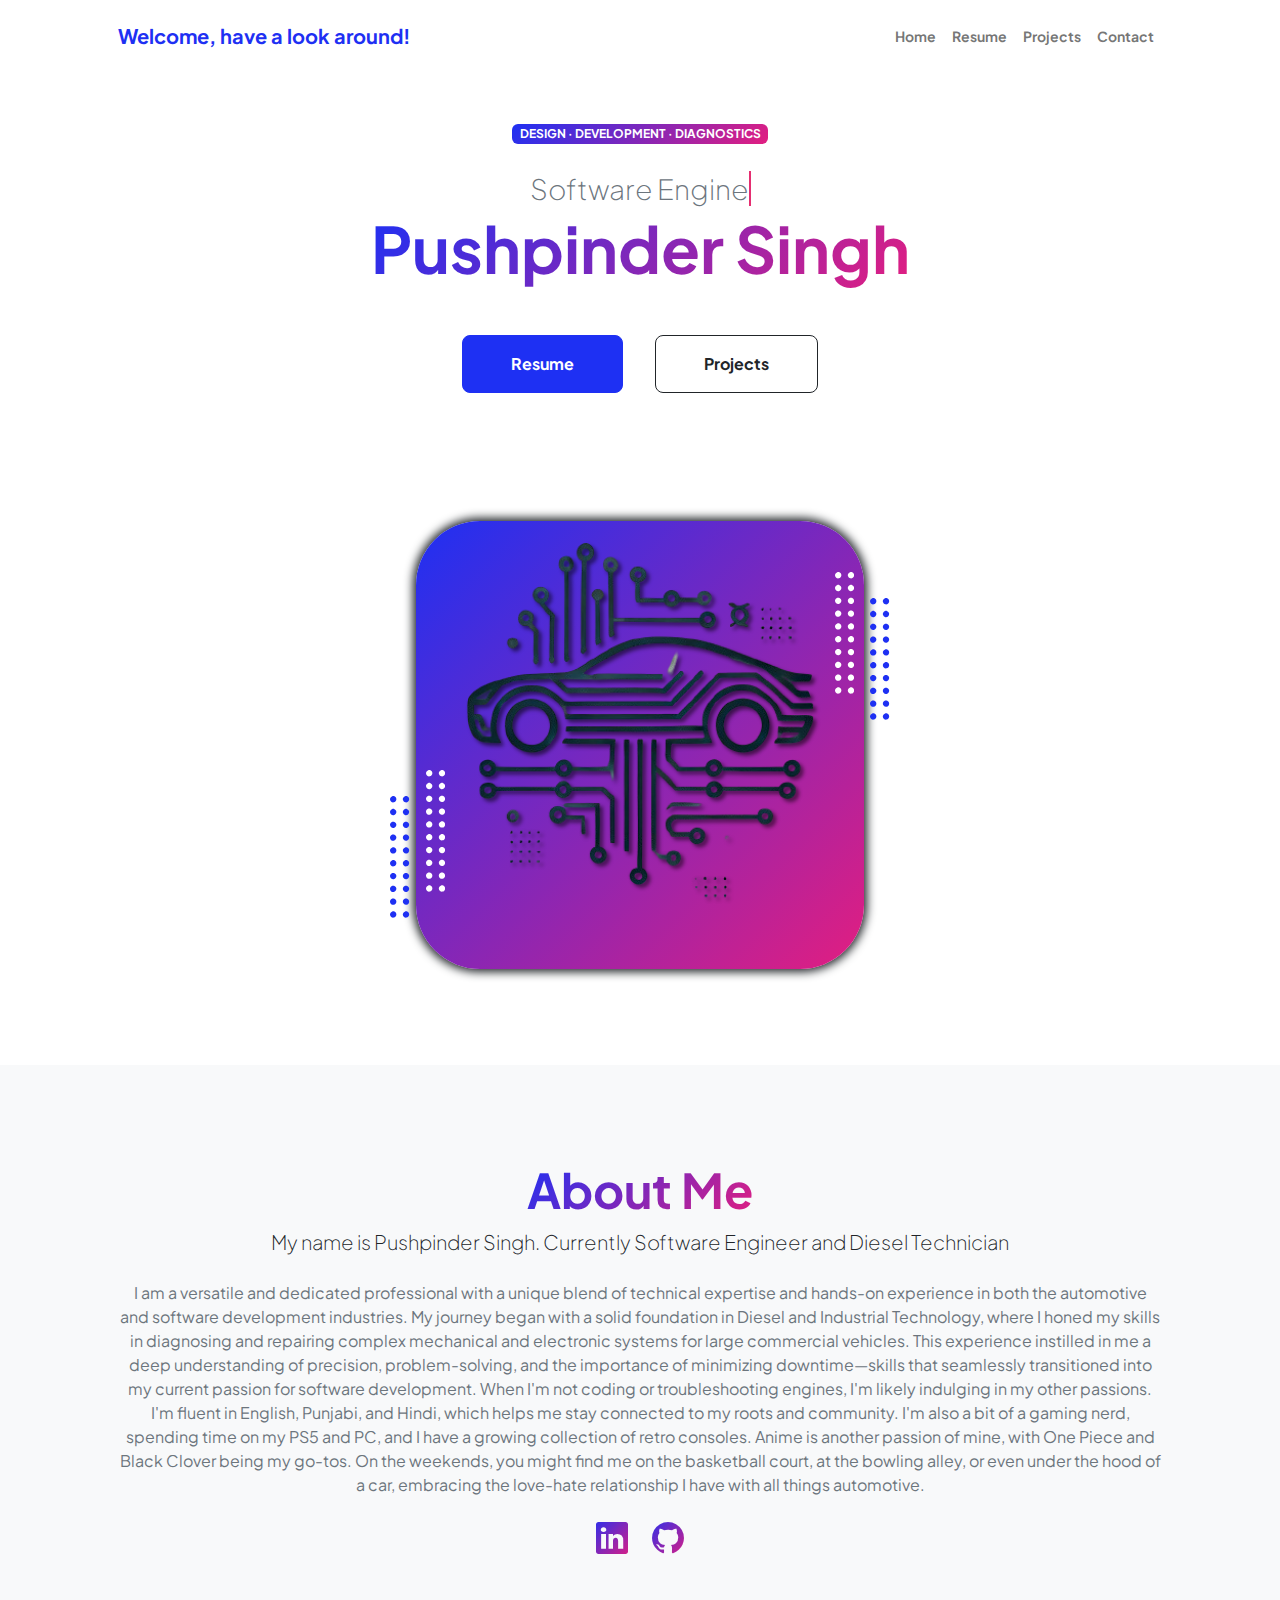
<file: index.html>
<!DOCTYPE html>
<html lang="en">
  <head>
    <meta charset="utf-8" />
    <meta name="viewport" content="width=device-width, initial-scale=1, shrink-to-fit=no" />
    <meta name="description" content="" />
    <meta name="author" content="" />
    <title>Pushpinder Singh Portfolio</title>
    <!-- Favicon-->
    <link rel="icon" type="image/x-icon" href="assets/favicon.ico" />
    <!-- Custom Google font-->
    <link rel="preconnect" href="https://fonts.googleapis.com" />
    <link rel="preconnect" href="https://fonts.gstatic.com" crossorigin />
    <link
      href="https://fonts.googleapis.com/css2?family=Plus+Jakarta+Sans:wght@100;200;300;400;500;600;700;800;900&amp;display=swap"
      rel="stylesheet"
    />
    <!-- Bootstrap icons-->
    <link
      href="https://cdn.jsdelivr.net/npm/bootstrap-icons@1.8.1/font/bootstrap-icons.css"
      rel="stylesheet"
    />
    <!-- Core theme CSS (includes Bootstrap)-->
    <link href="css/styles.css" rel="stylesheet" />
  </head>
  <body class="d-flex flex-column h-100">
    <main class="flex-shrink-0">
      <!-- Navigation-->
      <nav class="navbar navbar-expand-lg navbar-light bg-white py-3">
        <div class="container px-5">
          <a class="navbar-brand" href="index.html"
            ><span class="fw-bolder text-primary">Welcome, have a look around!</span></a
          >
          <button
            class="navbar-toggler"
            type="button"
            data-bs-toggle="collapse"
            data-bs-target="#navbarSupportedContent"
            aria-controls="navbarSupportedContent"
            aria-expanded="false"
            aria-label="Toggle navigation"
          >
            <span class="navbar-toggler-icon"></span>
          </button>
          <div class="collapse navbar-collapse" id="navbarSupportedContent">
            <ul class="navbar-nav ms-auto mb-2 mb-lg-0 small fw-bolder">
              <li class="nav-item"><a class="nav-link" href="index.html">Home</a></li>
              <li class="nav-item"><a class="nav-link" href="resume.html">Resume</a></li>
              <li class="nav-item"><a class="nav-link" href="projects.html">Projects</a></li>
              <li class="nav-item"><a class="nav-link" href="contact.html">Contact</a></li>
            </ul>
          </div>
        </div>
      </nav>
      <!-- Header-->
      <header class="py-5">
        <div class="container px-5 pb-5">
          <div class="row gx-5 align-items-center">
            <div class="col-xxl-5">
              <!-- Header text content-->
              <div class="text-center text-xxl-start">
                <div class="badge bg-gradient-primary-to-secondary text-white mb-4">
                  <div class="text-uppercase">Design &middot; Development &middot; Diagnostics</div>
                </div>
                <div class="fs-3 fw-light text-muted" id="dynamic-div">Software Engineer</div>
                <h1 class="display-3 fw-bolder mb-5">
                  <span class="text-gradient d-inline">Pushpinder Singh</span>
                </h1>
                <div class="d-grid gap-3 d-sm-flex justify-content-sm-center justify-content-xxl-start mb-3">
                  <a class="btn btn-primary btn-lg px-5 py-3 me-sm-3 fs-6 fw-bolder" href="resume.html"
                    >Resume</a
                  >
                  <a class="btn btn-outline-dark btn-lg px-5 py-3 fs-6 fw-bolder" href="projects.html"
                    >Projects</a
                  >
                </div>
              </div>
            </div>
            <div class="col-xxl-7">
              <!-- Header profile picture-->
              <div class="d-flex justify-content-center mt-5 mt-xxl-0">
                <div class="profile bg-gradient-primary-to-secondary">
                  <!-- TIP: For best results, use a photo with a transparent background like the demo example below-->
                  <!-- Watch a tutorial on how to do this on YouTube (link)-->
                  <img class="profile-img" src="assets/PS-logo.png" alt="..." />
                  <div class="dots-1">
                    <!-- SVG Dots-->
                    <svg
                      version="1.1"
                      xmlns="http://www.w3.org/2000/svg"
                      xmlns:xlink="http://www.w3.org/1999/xlink"
                      x="0px"
                      y="0px"
                      viewBox="0 0 191.6 1215.4"
                      style="enable-background: new 0 0 191.6 1215.4"
                      xml:space="preserve"
                    >
                      <g transform="translate(0.000000,1280.000000) scale(0.100000,-0.100000)">
                        <path
                          d="M227.7,12788.6c-105-35-200-141-222-248c-43-206,163-412,369-369c155,32,275,190,260,339c-11,105-90,213-190,262        C383.7,12801.6,289.7,12808.6,227.7,12788.6z"
                        ></path>
                        <path
                          d="M1507.7,12788.6c-151-50-253-216-222-362c25-119,136-230,254-255c194-41,395,142,375,339c-11,105-90,213-190,262        C1663.7,12801.6,1569.7,12808.6,1507.7,12788.6z"
                        ></path>
                        <path
                          d="M227.7,11508.6c-105-35-200-141-222-248c-43-206,163-412,369-369c155,32,275,190,260,339c-11,105-90,213-190,262        C383.7,11521.6,289.7,11528.6,227.7,11508.6z"
                        ></path>
                        <path
                          d="M1507.7,11508.6c-151-50-253-216-222-362c25-119,136-230,254-255c194-41,395,142,375,339c-11,105-90,213-190,262        C1663.7,11521.6,1569.7,11528.6,1507.7,11508.6z"
                        ></path>
                        <path
                          d="M227.7,10228.6c-105-35-200-141-222-248c-43-206,163-412,369-369c155,32,275,190,260,339c-11,105-90,213-190,262        C383.7,10241.6,289.7,10248.6,227.7,10228.6z"
                        ></path>
                        <path
                          d="M1507.7,10228.6c-105-35-200-141-222-248c-43-206,163-412,369-369c155,32,275,190,260,339c-11,105-90,213-190,262        C1663.7,10241.6,1569.7,10248.6,1507.7,10228.6z"
                        ></path>
                        <path
                          d="M227.7,8948.6c-105-35-200-141-222-248c-43-206,163-412,369-369c155,32,275,190,260,339c-11,105-90,213-190,262        C383.7,8961.6,289.7,8968.6,227.7,8948.6z"
                        ></path>
                        <path
                          d="M1507.7,8948.6c-105-35-200-141-222-248c-43-206,163-412,369-369c155,32,275,190,260,339c-11,105-90,213-190,262        C1663.7,8961.6,1569.7,8968.6,1507.7,8948.6z"
                        ></path>
                        <path
                          d="M227.7,7668.6c-105-35-200-141-222-248c-43-206,163-412,369-369c155,32,275,190,260,339c-11,105-90,213-190,262        C383.7,7681.6,289.7,7688.6,227.7,7668.6z"
                        ></path>
                        <path
                          d="M1507.7,7668.6c-105-35-200-141-222-248c-43-206,163-412,369-369c155,32,275,190,260,339c-11,105-90,213-190,262        C1663.7,7681.6,1569.7,7688.6,1507.7,7668.6z"
                        ></path>
                        <path
                          d="M227.7,6388.6c-105-35-200-141-222-248c-43-206,163-412,369-369c155,32,275,190,260,339c-11,105-90,213-190,262        C383.7,6401.6,289.7,6408.6,227.7,6388.6z"
                        ></path>
                        <path
                          d="M1507.7,6388.6c-105-35-200-141-222-248c-43-206,163-412,369-369c155,32,275,190,260,339c-11,105-90,213-190,262        C1663.7,6401.6,1569.7,6408.6,1507.7,6388.6z"
                        ></path>
                        <path
                          d="M227.7,5108.6c-105-35-200-141-222-248c-43-206,163-412,369-369c155,32,275,190,260,339c-11,105-90,213-190,262        C383.7,5121.6,289.7,5128.6,227.7,5108.6z"
                        ></path>
                        <path
                          d="M1507.7,5108.6c-105-35-200-141-222-248c-43-206,163-412,369-369c155,32,275,190,260,339c-11,105-90,213-190,262        C1663.7,5121.6,1569.7,5128.6,1507.7,5108.6z"
                        ></path>
                        <path
                          d="M227.7,3828.6c-105-35-200-141-222-248c-43-206,163-412,369-369c155,32,275,190,260,339c-11,105-90,213-190,262        C383.7,3841.6,289.7,3848.6,227.7,3828.6z"
                        ></path>
                        <path
                          d="M1507.7,3828.6c-105-35-200-141-222-248c-43-206,163-412,369-369c155,32,275,190,260,339c-11,105-90,213-190,262        C1663.7,3841.6,1569.7,3848.6,1507.7,3828.6z"
                        ></path>
                        <path
                          d="M227.7,2548.6c-105-35-200-141-222-248c-43-206,163-412,369-369c155,32,275,190,260,339c-11,105-90,213-190,262        C383.7,2561.6,289.7,2568.6,227.7,2548.6z"
                        ></path>
                        <path
                          d="M1507.7,2548.6c-105-35-200-141-222-248c-43-206,163-412,369-369c155,32,275,190,260,339c-11,105-90,213-190,262        C1663.7,2561.6,1569.7,2568.6,1507.7,2548.6z"
                        ></path>
                        <path
                          d="M227.7,1268.6c-105-35-200-141-222-248c-43-206,163-412,369-369c155,32,275,190,260,339c-11,105-90,213-190,262        C383.7,1281.6,289.7,1288.6,227.7,1268.6z"
                        ></path>
                        <path
                          d="M1507.7,1268.6c-105-35-200-141-222-248c-43-206,163-412,369-369c155,32,275,190,260,339c-11,105-90,213-190,262        C1663.7,1281.6,1569.7,1288.6,1507.7,1268.6z"
                        ></path>
                      </g>
                    </svg>
                    <!-- END of SVG dots-->
                  </div>
                  <div class="dots-2">
                    <!-- SVG Dots-->
                    <svg
                      version="1.1"
                      xmlns="http://www.w3.org/2000/svg"
                      xmlns:xlink="http://www.w3.org/1999/xlink"
                      x="0px"
                      y="0px"
                      viewBox="0 0 191.6 1215.4"
                      style="enable-background: new 0 0 191.6 1215.4"
                      xml:space="preserve"
                    >
                      <g transform="translate(0.000000,1280.000000) scale(0.100000,-0.100000)">
                        <path
                          d="M227.7,12788.6c-105-35-200-141-222-248c-43-206,163-412,369-369c155,32,275,190,260,339c-11,105-90,213-190,262        C383.7,12801.6,289.7,12808.6,227.7,12788.6z"
                        ></path>
                        <path
                          d="M1507.7,12788.6c-151-50-253-216-222-362c25-119,136-230,254-255c194-41,395,142,375,339c-11,105-90,213-190,262        C1663.7,12801.6,1569.7,12808.6,1507.7,12788.6z"
                        ></path>
                        <path
                          d="M227.7,11508.6c-105-35-200-141-222-248c-43-206,163-412,369-369c155,32,275,190,260,339c-11,105-90,213-190,262        C383.7,11521.6,289.7,11528.6,227.7,11508.6z"
                        ></path>
                        <path
                          d="M1507.7,11508.6c-151-50-253-216-222-362c25-119,136-230,254-255c194-41,395,142,375,339c-11,105-90,213-190,262        C1663.7,11521.6,1569.7,11528.6,1507.7,11508.6z"
                        ></path>
                        <path
                          d="M227.7,10228.6c-105-35-200-141-222-248c-43-206,163-412,369-369c155,32,275,190,260,339c-11,105-90,213-190,262        C383.7,10241.6,289.7,10248.6,227.7,10228.6z"
                        ></path>
                        <path
                          d="M1507.7,10228.6c-105-35-200-141-222-248c-43-206,163-412,369-369c155,32,275,190,260,339c-11,105-90,213-190,262        C1663.7,10241.6,1569.7,10248.6,1507.7,10228.6z"
                        ></path>
                        <path
                          d="M227.7,8948.6c-105-35-200-141-222-248c-43-206,163-412,369-369c155,32,275,190,260,339c-11,105-90,213-190,262        C383.7,8961.6,289.7,8968.6,227.7,8948.6z"
                        ></path>
                        <path
                          d="M1507.7,8948.6c-105-35-200-141-222-248c-43-206,163-412,369-369c155,32,275,190,260,339c-11,105-90,213-190,262        C1663.7,8961.6,1569.7,8968.6,1507.7,8948.6z"
                        ></path>
                        <path
                          d="M227.7,7668.6c-105-35-200-141-222-248c-43-206,163-412,369-369c155,32,275,190,260,339c-11,105-90,213-190,262        C383.7,7681.6,289.7,7688.6,227.7,7668.6z"
                        ></path>
                        <path
                          d="M1507.7,7668.6c-105-35-200-141-222-248c-43-206,163-412,369-369c155,32,275,190,260,339c-11,105-90,213-190,262        C1663.7,7681.6,1569.7,7688.6,1507.7,7668.6z"
                        ></path>
                        <path
                          d="M227.7,6388.6c-105-35-200-141-222-248c-43-206,163-412,369-369c155,32,275,190,260,339c-11,105-90,213-190,262        C383.7,6401.6,289.7,6408.6,227.7,6388.6z"
                        ></path>
                        <path
                          d="M1507.7,6388.6c-105-35-200-141-222-248c-43-206,163-412,369-369c155,32,275,190,260,339c-11,105-90,213-190,262        C1663.7,6401.6,1569.7,6408.6,1507.7,6388.6z"
                        ></path>
                        <path
                          d="M227.7,5108.6c-105-35-200-141-222-248c-43-206,163-412,369-369c155,32,275,190,260,339c-11,105-90,213-190,262        C383.7,5121.6,289.7,5128.6,227.7,5108.6z"
                        ></path>
                        <path
                          d="M1507.7,5108.6c-105-35-200-141-222-248c-43-206,163-412,369-369c155,32,275,190,260,339c-11,105-90,213-190,262        C1663.7,5121.6,1569.7,5128.6,1507.7,5108.6z"
                        ></path>
                        <path
                          d="M227.7,3828.6c-105-35-200-141-222-248c-43-206,163-412,369-369c155,32,275,190,260,339c-11,105-90,213-190,262        C383.7,3841.6,289.7,3848.6,227.7,3828.6z"
                        ></path>
                        <path
                          d="M1507.7,3828.6c-105-35-200-141-222-248c-43-206,163-412,369-369c155,32,275,190,260,339c-11,105-90,213-190,262        C1663.7,3841.6,1569.7,3848.6,1507.7,3828.6z"
                        ></path>
                        <path
                          d="M227.7,2548.6c-105-35-200-141-222-248c-43-206,163-412,369-369c155,32,275,190,260,339c-11,105-90,213-190,262        C383.7,2561.6,289.7,2568.6,227.7,2548.6z"
                        ></path>
                        <path
                          d="M1507.7,2548.6c-105-35-200-141-222-248c-43-206,163-412,369-369c155,32,275,190,260,339c-11,105-90,213-190,262        C1663.7,2561.6,1569.7,2568.6,1507.7,2548.6z"
                        ></path>
                        <path
                          d="M227.7,1268.6c-105-35-200-141-222-248c-43-206,163-412,369-369c155,32,275,190,260,339c-11,105-90,213-190,262        C383.7,1281.6,289.7,1288.6,227.7,1268.6z"
                        ></path>
                        <path
                          d="M1507.7,1268.6c-105-35-200-141-222-248c-43-206,163-412,369-369c155,32,275,190,260,339c-11,105-90,213-190,262        C1663.7,1281.6,1569.7,1288.6,1507.7,1268.6z"
                        ></path>
                      </g>
                    </svg>
                    <!-- END of SVG dots-->
                  </div>
                  <div class="dots-3">
                    <!-- SVG Dots-->
                    <svg
                      version="1.1"
                      xmlns="http://www.w3.org/2000/svg"
                      xmlns:xlink="http://www.w3.org/1999/xlink"
                      x="0px"
                      y="0px"
                      viewBox="0 0 191.6 1215.4"
                      style="enable-background: new 0 0 191.6 1215.4"
                      xml:space="preserve"
                    >
                      <g transform="translate(0.000000,1280.000000) scale(0.100000,-0.100000)">
                        <path
                          d="M227.7,12788.6c-105-35-200-141-222-248c-43-206,163-412,369-369c155,32,275,190,260,339c-11,105-90,213-190,262        C383.7,12801.6,289.7,12808.6,227.7,12788.6z"
                        ></path>
                        <path
                          d="M1507.7,12788.6c-151-50-253-216-222-362c25-119,136-230,254-255c194-41,395,142,375,339c-11,105-90,213-190,262        C1663.7,12801.6,1569.7,12808.6,1507.7,12788.6z"
                        ></path>
                        <path
                          d="M227.7,11508.6c-105-35-200-141-222-248c-43-206,163-412,369-369c155,32,275,190,260,339c-11,105-90,213-190,262        C383.7,11521.6,289.7,11528.6,227.7,11508.6z"
                        ></path>
                        <path
                          d="M1507.7,11508.6c-151-50-253-216-222-362c25-119,136-230,254-255c194-41,395,142,375,339c-11,105-90,213-190,262        C1663.7,11521.6,1569.7,11528.6,1507.7,11508.6z"
                        ></path>
                        <path
                          d="M227.7,10228.6c-105-35-200-141-222-248c-43-206,163-412,369-369c155,32,275,190,260,339c-11,105-90,213-190,262        C383.7,10241.6,289.7,10248.6,227.7,10228.6z"
                        ></path>
                        <path
                          d="M1507.7,10228.6c-105-35-200-141-222-248c-43-206,163-412,369-369c155,32,275,190,260,339c-11,105-90,213-190,262        C1663.7,10241.6,1569.7,10248.6,1507.7,10228.6z"
                        ></path>
                        <path
                          d="M227.7,8948.6c-105-35-200-141-222-248c-43-206,163-412,369-369c155,32,275,190,260,339c-11,105-90,213-190,262        C383.7,8961.6,289.7,8968.6,227.7,8948.6z"
                        ></path>
                        <path
                          d="M1507.7,8948.6c-105-35-200-141-222-248c-43-206,163-412,369-369c155,32,275,190,260,339c-11,105-90,213-190,262        C1663.7,8961.6,1569.7,8968.6,1507.7,8948.6z"
                        ></path>
                        <path
                          d="M227.7,7668.6c-105-35-200-141-222-248c-43-206,163-412,369-369c155,32,275,190,260,339c-11,105-90,213-190,262        C383.7,7681.6,289.7,7688.6,227.7,7668.6z"
                        ></path>
                        <path
                          d="M1507.7,7668.6c-105-35-200-141-222-248c-43-206,163-412,369-369c155,32,275,190,260,339c-11,105-90,213-190,262        C1663.7,7681.6,1569.7,7688.6,1507.7,7668.6z"
                        ></path>
                        <path
                          d="M227.7,6388.6c-105-35-200-141-222-248c-43-206,163-412,369-369c155,32,275,190,260,339c-11,105-90,213-190,262        C383.7,6401.6,289.7,6408.6,227.7,6388.6z"
                        ></path>
                        <path
                          d="M1507.7,6388.6c-105-35-200-141-222-248c-43-206,163-412,369-369c155,32,275,190,260,339c-11,105-90,213-190,262        C1663.7,6401.6,1569.7,6408.6,1507.7,6388.6z"
                        ></path>
                        <path
                          d="M227.7,5108.6c-105-35-200-141-222-248c-43-206,163-412,369-369c155,32,275,190,260,339c-11,105-90,213-190,262        C383.7,5121.6,289.7,5128.6,227.7,5108.6z"
                        ></path>
                        <path
                          d="M1507.7,5108.6c-105-35-200-141-222-248c-43-206,163-412,369-369c155,32,275,190,260,339c-11,105-90,213-190,262        C1663.7,5121.6,1569.7,5128.6,1507.7,5108.6z"
                        ></path>
                        <path
                          d="M227.7,3828.6c-105-35-200-141-222-248c-43-206,163-412,369-369c155,32,275,190,260,339c-11,105-90,213-190,262        C383.7,3841.6,289.7,3848.6,227.7,3828.6z"
                        ></path>
                        <path
                          d="M1507.7,3828.6c-105-35-200-141-222-248c-43-206,163-412,369-369c155,32,275,190,260,339c-11,105-90,213-190,262        C1663.7,3841.6,1569.7,3848.6,1507.7,3828.6z"
                        ></path>
                        <path
                          d="M227.7,2548.6c-105-35-200-141-222-248c-43-206,163-412,369-369c155,32,275,190,260,339c-11,105-90,213-190,262        C383.7,2561.6,289.7,2568.6,227.7,2548.6z"
                        ></path>
                        <path
                          d="M1507.7,2548.6c-105-35-200-141-222-248c-43-206,163-412,369-369c155,32,275,190,260,339c-11,105-90,213-190,262        C1663.7,2561.6,1569.7,2568.6,1507.7,2548.6z"
                        ></path>
                        <path
                          d="M227.7,1268.6c-105-35-200-141-222-248c-43-206,163-412,369-369c155,32,275,190,260,339c-11,105-90,213-190,262        C383.7,1281.6,289.7,1288.6,227.7,1268.6z"
                        ></path>
                        <path
                          d="M1507.7,1268.6c-105-35-200-141-222-248c-43-206,163-412,369-369c155,32,275,190,260,339c-11,105-90,213-190,262        C1663.7,1281.6,1569.7,1288.6,1507.7,1268.6z"
                        ></path>
                      </g>
                    </svg>
                    <!-- END of SVG dots-->
                  </div>
                  <div class="dots-4">
                    <!-- SVG Dots-->
                    <svg
                      version="1.1"
                      xmlns="http://www.w3.org/2000/svg"
                      xmlns:xlink="http://www.w3.org/1999/xlink"
                      x="0px"
                      y="0px"
                      viewBox="0 0 191.6 1215.4"
                      style="enable-background: new 0 0 191.6 1215.4"
                      xml:space="preserve"
                    >
                      <g transform="translate(0.000000,1280.000000) scale(0.100000,-0.100000)">
                        <path
                          d="M227.7,12788.6c-105-35-200-141-222-248c-43-206,163-412,369-369c155,32,275,190,260,339c-11,105-90,213-190,262        C383.7,12801.6,289.7,12808.6,227.7,12788.6z"
                        ></path>
                        <path
                          d="M1507.7,12788.6c-151-50-253-216-222-362c25-119,136-230,254-255c194-41,395,142,375,339c-11,105-90,213-190,262        C1663.7,12801.6,1569.7,12808.6,1507.7,12788.6z"
                        ></path>
                        <path
                          d="M227.7,11508.6c-105-35-200-141-222-248c-43-206,163-412,369-369c155,32,275,190,260,339c-11,105-90,213-190,262        C383.7,11521.6,289.7,11528.6,227.7,11508.6z"
                        ></path>
                        <path
                          d="M1507.7,11508.6c-151-50-253-216-222-362c25-119,136-230,254-255c194-41,395,142,375,339c-11,105-90,213-190,262        C1663.7,11521.6,1569.7,11528.6,1507.7,11508.6z"
                        ></path>
                        <path
                          d="M227.7,10228.6c-105-35-200-141-222-248c-43-206,163-412,369-369c155,32,275,190,260,339c-11,105-90,213-190,262        C383.7,10241.6,289.7,10248.6,227.7,10228.6z"
                        ></path>
                        <path
                          d="M1507.7,10228.6c-105-35-200-141-222-248c-43-206,163-412,369-369c155,32,275,190,260,339c-11,105-90,213-190,262        C1663.7,10241.6,1569.7,10248.6,1507.7,10228.6z"
                        ></path>
                        <path
                          d="M227.7,8948.6c-105-35-200-141-222-248c-43-206,163-412,369-369c155,32,275,190,260,339c-11,105-90,213-190,262        C383.7,8961.6,289.7,8968.6,227.7,8948.6z"
                        ></path>
                        <path
                          d="M1507.7,8948.6c-105-35-200-141-222-248c-43-206,163-412,369-369c155,32,275,190,260,339c-11,105-90,213-190,262        C1663.7,8961.6,1569.7,8968.6,1507.7,8948.6z"
                        ></path>
                        <path
                          d="M227.7,7668.6c-105-35-200-141-222-248c-43-206,163-412,369-369c155,32,275,190,260,339c-11,105-90,213-190,262        C383.7,7681.6,289.7,7688.6,227.7,7668.6z"
                        ></path>
                        <path
                          d="M1507.7,7668.6c-105-35-200-141-222-248c-43-206,163-412,369-369c155,32,275,190,260,339c-11,105-90,213-190,262        C1663.7,7681.6,1569.7,7688.6,1507.7,7668.6z"
                        ></path>
                        <path
                          d="M227.7,6388.6c-105-35-200-141-222-248c-43-206,163-412,369-369c155,32,275,190,260,339c-11,105-90,213-190,262        C383.7,6401.6,289.7,6408.6,227.7,6388.6z"
                        ></path>
                        <path
                          d="M1507.7,6388.6c-105-35-200-141-222-248c-43-206,163-412,369-369c155,32,275,190,260,339c-11,105-90,213-190,262        C1663.7,6401.6,1569.7,6408.6,1507.7,6388.6z"
                        ></path>
                        <path
                          d="M227.7,5108.6c-105-35-200-141-222-248c-43-206,163-412,369-369c155,32,275,190,260,339c-11,105-90,213-190,262        C383.7,5121.6,289.7,5128.6,227.7,5108.6z"
                        ></path>
                        <path
                          d="M1507.7,5108.6c-105-35-200-141-222-248c-43-206,163-412,369-369c155,32,275,190,260,339c-11,105-90,213-190,262        C1663.7,5121.6,1569.7,5128.6,1507.7,5108.6z"
                        ></path>
                        <path
                          d="M227.7,3828.6c-105-35-200-141-222-248c-43-206,163-412,369-369c155,32,275,190,260,339c-11,105-90,213-190,262        C383.7,3841.6,289.7,3848.6,227.7,3828.6z"
                        ></path>
                        <path
                          d="M1507.7,3828.6c-105-35-200-141-222-248c-43-206,163-412,369-369c155,32,275,190,260,339c-11,105-90,213-190,262        C1663.7,3841.6,1569.7,3848.6,1507.7,3828.6z"
                        ></path>
                        <path
                          d="M227.7,2548.6c-105-35-200-141-222-248c-43-206,163-412,369-369c155,32,275,190,260,339c-11,105-90,213-190,262        C383.7,2561.6,289.7,2568.6,227.7,2548.6z"
                        ></path>
                        <path
                          d="M1507.7,2548.6c-105-35-200-141-222-248c-43-206,163-412,369-369c155,32,275,190,260,339c-11,105-90,213-190,262        C1663.7,2561.6,1569.7,2568.6,1507.7,2548.6z"
                        ></path>
                        <path
                          d="M227.7,1268.6c-105-35-200-141-222-248c-43-206,163-412,369-369c155,32,275,190,260,339c-11,105-90,213-190,262        C383.7,1281.6,289.7,1288.6,227.7,1268.6z"
                        ></path>
                        <path
                          d="M1507.7,1268.6c-105-35-200-141-222-248c-43-206,163-412,369-369c155,32,275,190,260,339c-11,105-90,213-190,262        C1663.7,1281.6,1569.7,1288.6,1507.7,1268.6z"
                        ></path>
                      </g>
                    </svg>
                    <!-- END of SVG dots-->
                  </div>
                </div>
              </div>
            </div>
          </div>
        </div>
      </header>
      <!-- About Section-->
      <section class="bg-light py-5">
        <div class="container px-5">
          <div class="row gx-5 justify-content-center">
            <div class="col-xxl-8">
              <div class="text-center my-5">
                <h2 class="display-5 fw-bolder"><span class="text-gradient d-inline">About Me</span></h2>
                <p class="lead fw-light mb-4">
                  My name is Pushpinder Singh. Currently Software Engineer and Diesel Technician
                </p>
                <p class="text-muted">
                  I am a versatile and dedicated professional with a unique blend of technical expertise and
                  hands-on experience in both the automotive and software development industries. My journey
                  began with a solid foundation in Diesel and Industrial Technology, where I honed my skills
                  in diagnosing and repairing complex mechanical and electronic systems for large commercial
                  vehicles. This experience instilled in me a deep understanding of precision,
                  problem-solving, and the importance of minimizing downtime—skills that seamlessly
                  transitioned into my current passion for software development. When I&apos;m not coding or
                  troubleshooting engines, I&apos;m likely indulging in my other passions. I&apos;m fluent in
                  English, Punjabi, and Hindi, which helps me stay connected to my roots and community.
                  I&apos;m also a bit of a gaming nerd, spending time on my PS5 and PC, and I have a growing
                  collection of retro consoles. Anime is another passion of mine, with One Piece and Black
                  Clover being my go-tos. On the weekends, you might find me on the basketball court, at the
                  bowling alley, or even under the hood of a car, embracing the love-hate relationship I have
                  with all things automotive.
                </p>
                <div class="d-flex justify-content-center fs-2 gap-4">
                  <a class="text-gradient" href="https://www.linkedin.com/in/pushpinder-s-03219b125/"
                    ><i class="bi bi-linkedin"></i
                  ></a>
                  <a class="text-gradient" href="https://github.com/Sohna-AI"><i class="bi bi-github"></i></a>
                </div>
              </div>
            </div>
          </div>
        </div>
      </section>
    </main>
    <!-- Bootstrap core JS-->
    <script src="https://cdn.jsdelivr.net/npm/bootstrap@5.2.3/dist/js/bootstrap.bundle.min.js"></script>
    <!-- Core theme JS-->
    <script src="js/scripts.js"></script>
  </body>
</html>
</file>
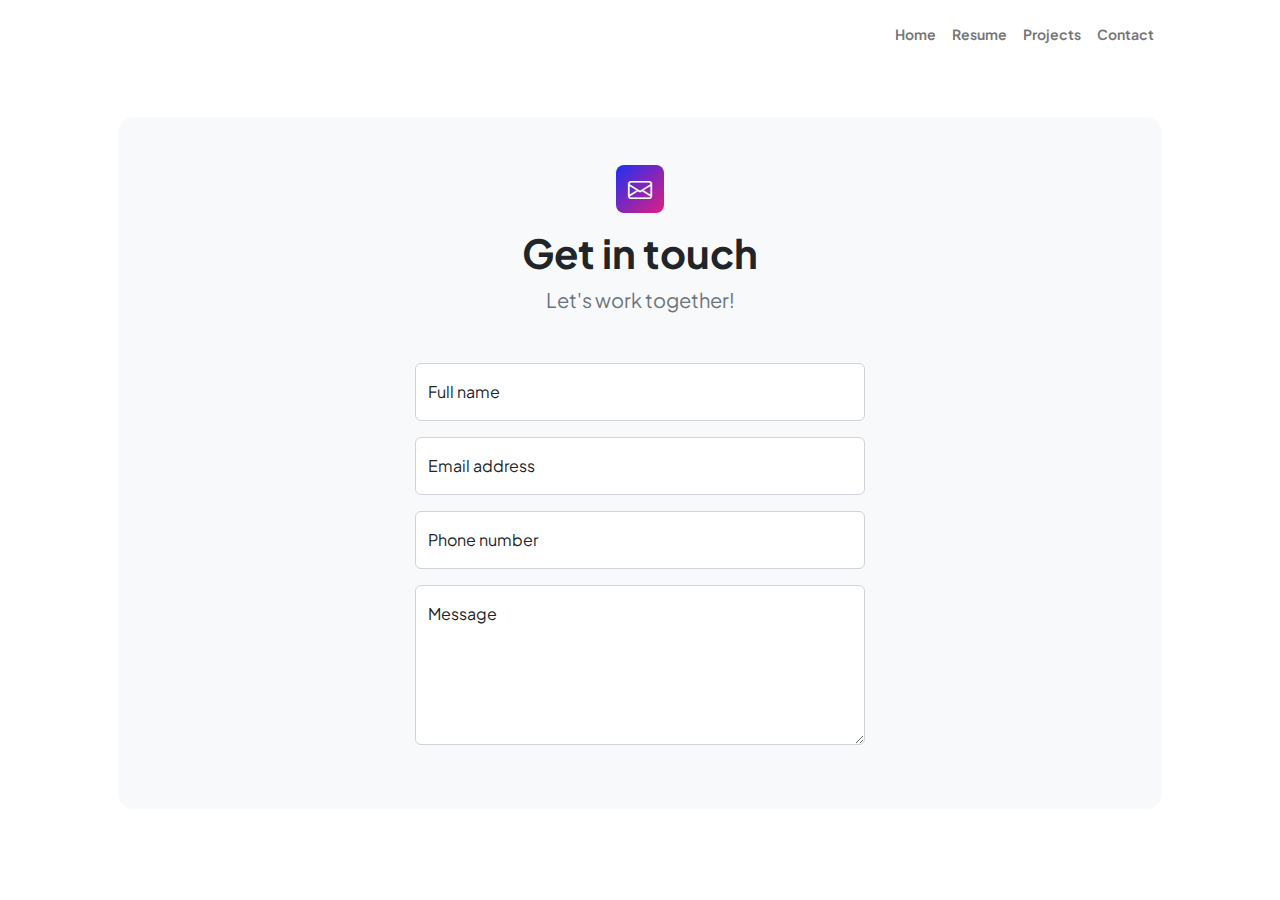
<file: contact.html>
<!DOCTYPE html>
<html lang="en">
  <head>
    <meta charset="utf-8" />
    <meta name="viewport" content="width=device-width, initial-scale=1, shrink-to-fit=no" />
    <meta name="description" content />
    <meta name="author" content />
    <title>Pushpinder Singh Portfolio</title>
    <!-- Favicon-->
    <link rel="icon" type="image/x-icon" href="assets/favicon.ico" />
    <!-- Custom Google font-->
    <link rel="preconnect" href="https://fonts.googleapis.com" />
    <link rel="preconnect" href="https://fonts.gstatic.com" crossorigin />
    <link
      href="https://fonts.googleapis.com/css2?family=Plus+Jakarta+Sans:wght@100;200;300;400;500;600;700;800;900&amp;display=swap"
      rel="stylesheet"
    />
    <!-- Bootstrap icons-->
    <link
      href="https://cdn.jsdelivr.net/npm/bootstrap-icons@1.8.1/font/bootstrap-icons.css"
      rel="stylesheet"
    />
    <!-- Core theme CSS (includes Bootstrap)-->
    <link href="css/styles.css" rel="stylesheet" />
  </head>
  <body class="d-flex flex-column">
    <main class="flex-shrink-0">
      <!-- Navigation-->
      <nav class="navbar navbar-expand-lg navbar-light bg-white py-3">
        <div class="container px-5">
          <a class="navbar-brand" href="index.html"><span class="fw-bolder text-primary"></span></a>
          <button
            class="navbar-toggler"
            type="button"
            data-bs-toggle="collapse"
            data-bs-target="#navbarSupportedContent"
            aria-controls="navbarSupportedContent"
            aria-expanded="false"
            aria-label="Toggle navigation"
          >
            <span class="navbar-toggler-icon"></span>
          </button>
          <div class="collapse navbar-collapse" id="navbarSupportedContent">
            <ul class="navbar-nav ms-auto mb-2 mb-lg-0 small fw-bolder">
              <li class="nav-item"><a class="nav-link" href="index.html">Home</a></li>
              <li class="nav-item"><a class="nav-link" href="resume.html">Resume</a></li>
              <li class="nav-item"><a class="nav-link" href="projects.html">Projects</a></li>
              <li class="nav-item"><a class="nav-link" href="contact.html">Contact</a></li>
            </ul>
          </div>
        </div>
      </nav>
      <!-- Page content-->
      <section class="py-5">
        <div class="container px-5">
          <!-- Contact form-->
          <div class="bg-light rounded-4 py-5 px-4 px-md-5">
            <div class="text-center mb-5">
              <div class="feature bg-primary bg-gradient-primary-to-secondary text-white rounded-3 mb-3">
                <i class="bi bi-envelope"></i>
              </div>
              <h1 class="fw-bolder">Get in touch</h1>
              <p class="lead fw-normal text-muted mb-0">Let's work together!</p>
            </div>
            <div class="row gx-5 justify-content-center">
              <div class="col-lg-8 col-xl-6">
                <!-- * * * * * * * * * * * * * * *-->
                <!-- * * SB Forms Contact Form * *-->
                <!-- * * * * * * * * * * * * * * *-->
                <!-- This form is pre-integrated with SB Forms.-->
                <!-- To make this form functional, sign up at-->
                <!-- https://startbootstrap.com/solution/contact-forms-->
                <!-- to get an API token!-->
                <form id="contactForm" data-sb-form-api-token="b47e4159-0c58-4b09-ae4d-fbae4b33f9a6">
                  <!-- Name input-->
                  <div class="form-floating mb-3">
                    <input
                      class="form-control"
                      id="name"
                      type="text"
                      placeholder="Enter your name..."
                      data-sb-validations="required"
                    />
                    <label for="name">Full name</label>
                    <div class="invalid-feedback" data-sb-feedback="name:required">A name is required.</div>
                  </div>
                  <!-- Email address input-->
                  <div class="form-floating mb-3">
                    <input
                      class="form-control"
                      id="email"
                      type="email"
                      placeholder="name@example.com"
                      data-sb-validations="required,email"
                    />
                    <label for="email">Email address</label>
                    <div class="invalid-feedback" data-sb-feedback="email:required">
                      An email is required.
                    </div>
                    <div class="invalid-feedback" data-sb-feedback="email:email">Email is not valid.</div>
                  </div>
                  <!-- Phone number input-->
                  <div class="form-floating mb-3">
                    <input
                      class="form-control"
                      id="phone"
                      type="tel"
                      placeholder="(123) 456-7890"
                      data-sb-validations="required"
                    />
                    <label for="phone">Phone number</label>
                    <div class="invalid-feedback" data-sb-feedback="phone:required">
                      A phone number is required.
                    </div>
                  </div>
                  <!-- Message input-->
                  <div class="form-floating mb-3">
                    <textarea
                      class="form-control"
                      id="message"
                      type="text"
                      placeholder="Enter your message here..."
                      style="height: 10rem"
                      data-sb-validations="required"
                    ></textarea>
                    <label for="message">Message</label>
                    <div class="invalid-feedback" data-sb-feedback="message:required">
                      A message is required.
                    </div>
                  </div>
                  <!-- Submit success message-->
                  <!---->
                  <!-- This is what your users will see when the form-->
                  <!-- has successfully submitted-->
                  <div class="d-none" id="submitSuccessMessage">
                    <div class="text-center mb-3">
                      <div class="fw-bolder">Form submission successful!</div>
                  </div>
                  <!-- Submit error message-->
                  <!---->
                  <!-- This is what your users will see when there is-->
                  <!-- an error submitting the form-->
                  <div class="d-none" id="submitErrorMessage">
                    <div class="text-center text-danger mb-3">Error sending message!</div>
                  </div>
                  <!-- Submit Button-->
                  <div class="d-grid">
                    <button class="btn btn-primary btn-lg disabled" id="submitButton" type="submit">
                      Submit
                    </button>
                  </div>
                </form>
              </div>
            </div>
          </div>
        </div>
      </section>
    </main>
    <!-- Bootstrap core JS-->
    <script src="https://cdn.jsdelivr.net/npm/bootstrap@5.2.3/dist/js/bootstrap.bundle.min.js"></script>
    <!-- Core theme JS-->
    <script src="js/scripts.js"></script>
    <!-- * * * * * * * * * * * * * * * * * * * * * * * * * * * * * * * * * * * * * * * *-->
    <!-- * *                               SB Forms JS                               * *-->
    <!-- * * Activate your form at https://startbootstrap.com/solution/contact-forms * *-->
    <!-- * * * * * * * * * * * * * * * * * * * * * * * * * * * * * * * * * * * * * * * *-->
    <script src="https://cdn.startbootstrap.com/sb-forms-latest.js"></script>
  </body>
</html>
</file>
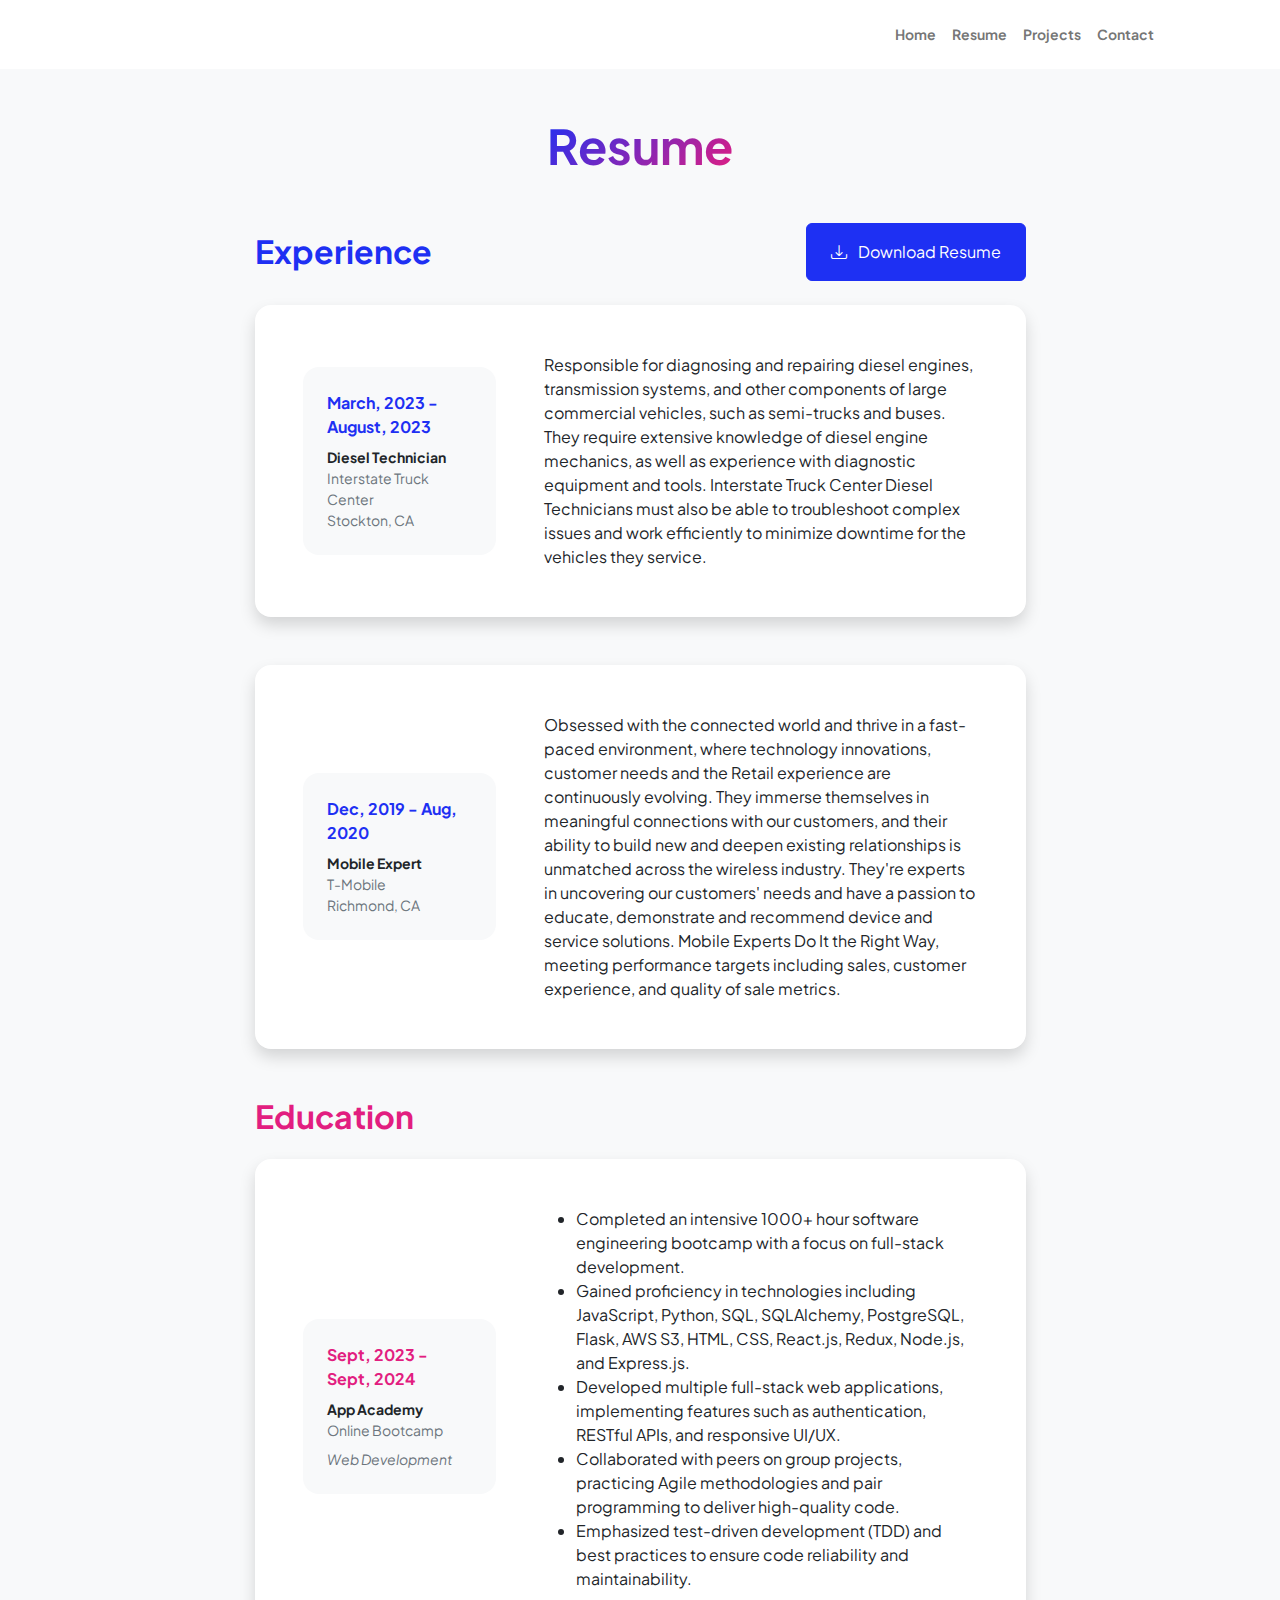
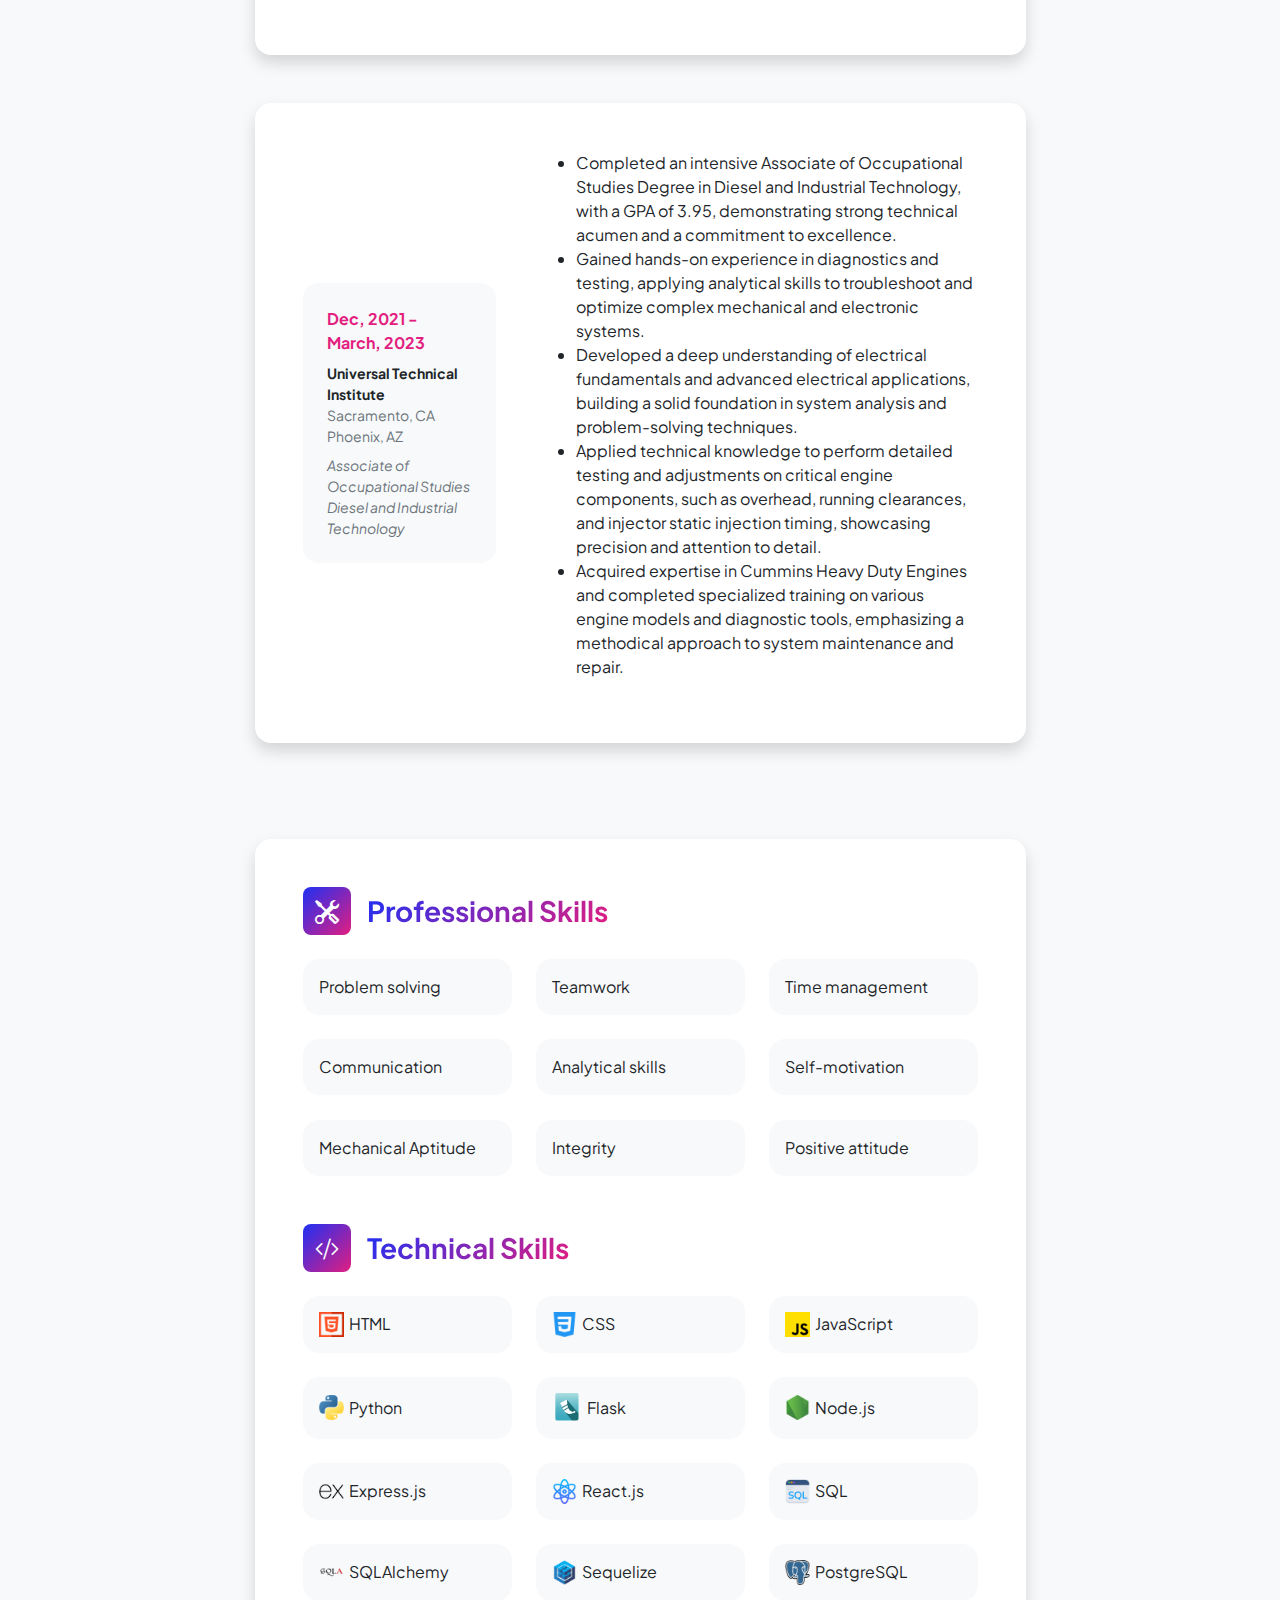
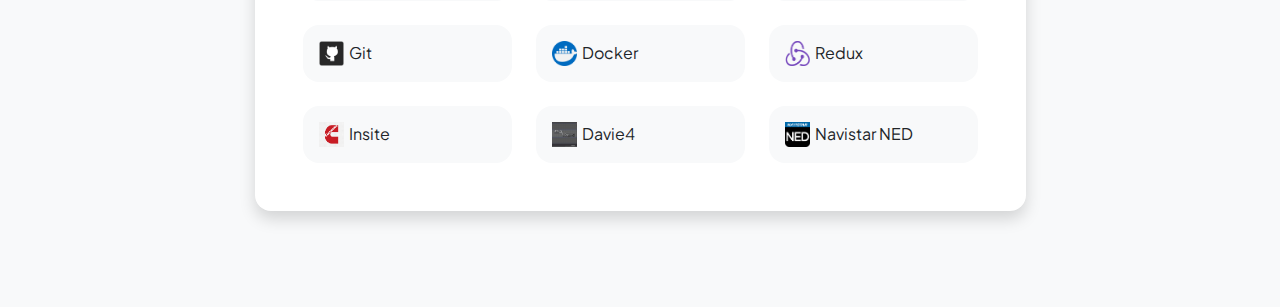
<file: resume.html>
<!DOCTYPE html>
<html lang="en">
  <head>
    <meta charset="utf-8" />
    <meta name="viewport" content="width=device-width, initial-scale=1, shrink-to-fit=no" />
    <meta name="description" content="" />
    <meta name="author" content="" />
    <title>Personal - Start Bootstrap Template</title>
    <!-- Favicon-->
    <link rel="icon" type="image/x-icon" href="assets/favicon.ico" />
    <!-- Custom Google font-->
    <link rel="preconnect" href="https://fonts.googleapis.com" />
    <link rel="preconnect" href="https://fonts.gstatic.com" crossorigin />
    <link
      href="https://fonts.googleapis.com/css2?family=Plus+Jakarta+Sans:wght@100;200;300;400;500;600;700;800;900&amp;display=swap"
      rel="stylesheet"
    />
    <!-- Bootstrap icons-->
    <link
      href="https://cdn.jsdelivr.net/npm/bootstrap-icons@1.8.1/font/bootstrap-icons.css"
      rel="stylesheet"
    />
    <!-- Core theme CSS (includes Bootstrap)-->
    <link href="css/styles.css" rel="stylesheet" />
  </head>
  <body class="d-flex flex-column h-100 bg-light">
    <main class="flex-shrink-0">
      <!-- Navigation-->
      <nav class="navbar navbar-expand-lg navbar-light bg-white py-3">
        <div class="container px-5">
          <a class="navbar-brand" href="index.html"><span class="fw-bolder text-primary"></span></a>
          <button
            class="navbar-toggler"
            type="button"
            data-bs-toggle="collapse"
            data-bs-target="#navbarSupportedContent"
            aria-controls="navbarSupportedContent"
            aria-expanded="false"
            aria-label="Toggle navigation"
          >
            <span class="navbar-toggler-icon"></span>
          </button>
          <div class="collapse navbar-collapse" id="navbarSupportedContent">
            <ul class="navbar-nav ms-auto mb-2 mb-lg-0 small fw-bolder">
              <li class="nav-item"><a class="nav-link" href="index.html">Home</a></li>
              <li class="nav-item"><a class="nav-link" href="resume.html">Resume</a></li>
              <li class="nav-item"><a class="nav-link" href="projects.html">Projects</a></li>
              <li class="nav-item"><a class="nav-link" href="contact.html">Contact</a></li>
            </ul>
          </div>
        </div>
      </nav>
      <!-- Page Content-->
      <div class="container px-5 my-5">
        <div class="text-center mb-5">
          <h1 class="display-5 fw-bolder mb-0"><span class="text-gradient d-inline">Resume</span></h1>
        </div>
        <div class="row gx-5 justify-content-center">
          <div class="col-lg-11 col-xl-9 col-xxl-8">
            <!-- Experience Section-->
            <section>
              <div class="d-flex align-items-center justify-content-between mb-4">
                <h2 class="text-primary fw-bolder mb-0">Experience</h2>
                <!-- Download resume button-->
                <!-- Note: Set the link href target to a PDF file within your project-->
                <a class="btn btn-primary px-4 py-3" href="./assets/Pushpinder-Singh-resume.pdf">
                  <div class="d-inline-block bi bi-download me-2"></div>
                  Download Resume
                </a>
              </div>
              <!-- Experience Card 1-->
              <div class="card shadow border-0 rounded-4 mb-5">
                <div class="card-body p-5">
                  <div class="row align-items-center gx-5">
                    <div class="col text-center text-lg-start mb-4 mb-lg-0">
                      <div class="bg-light p-4 rounded-4">
                        <div class="text-primary fw-bolder mb-2">March, 2023 - August, 2023</div>
                        <div class="small fw-bolder">Diesel Technician</div>
                        <div class="small text-muted">Interstate Truck Center</div>
                        <div class="small text-muted">Stockton, CA</div>
                      </div>
                    </div>
                    <div class="col-lg-8">
                      <div>
                        Responsible for diagnosing and repairing diesel engines, transmission systems, and
                        other components of large commercial vehicles, such as semi-trucks and buses. They
                        require extensive knowledge of diesel engine mechanics, as well as experience with
                        diagnostic equipment and tools. Interstate Truck Center Diesel Technicians must also
                        be able to troubleshoot complex issues and work efficiently to minimize downtime for
                        the vehicles they service.
                      </div>
                    </div>
                  </div>
                </div>
              </div>
              <!-- Experience Card 2-->
              <div class="card shadow border-0 rounded-4 mb-5">
                <div class="card-body p-5">
                  <div class="row align-items-center gx-5">
                    <div class="col text-center text-lg-start mb-4 mb-lg-0">
                      <div class="bg-light p-4 rounded-4">
                        <div class="text-primary fw-bolder mb-2">Dec, 2019 - Aug, 2020</div>
                        <div class="small fw-bolder">Mobile Expert</div>
                        <div class="small text-muted">T-Mobile</div>
                        <div class="small text-muted">Richmond, CA</div>
                      </div>
                    </div>
                    <div class="col-lg-8">
                      <div>
                        Obsessed with the connected world and thrive in a fast-paced environment, where
                        technology innovations, customer needs and the Retail experience are continuously
                        evolving. They immerse themselves in meaningful connections with our customers, and
                        their ability to build new and deepen existing relationships is unmatched across the
                        wireless industry. They're experts in uncovering our customers' needs and have a
                        passion to educate, demonstrate and recommend device and service solutions. Mobile
                        Experts Do It the Right Way, meeting performance targets including sales, customer
                        experience, and quality of sale metrics.
                      </div>
                    </div>
                  </div>
                </div>
              </div>
            </section>
            <!-- Education Section-->
            <section>
              <h2 class="text-secondary fw-bolder mb-4">Education</h2>
              <!-- Education Card 1-->
              <div class="card shadow border-0 rounded-4 mb-5">
                <div class="card-body p-5">
                  <div class="row align-items-center gx-5">
                    <div class="col text-center text-lg-start mb-4 mb-lg-0">
                      <div class="bg-light p-4 rounded-4">
                        <div class="text-secondary fw-bolder mb-2">Sept, 2023 - Sept, 2024</div>
                        <div class="mb-2">
                          <div class="small fw-bolder">App Academy</div>
                          <div class="small text-muted">Online Bootcamp</div>
                        </div>
                        <div class="fst-italic">
                          <div class="small text-muted"></div>
                          <div class="small text-muted">Web Development</div>
                        </div>
                      </div>
                    </div>
                    <div class="col-lg-8">
                      <div>
                        <ul>
                          <li>
                            Completed an intensive 1000+ hour software engineering bootcamp with a focus on
                            full-stack development.
                          </li>
                          <li>
                            Gained proficiency in technologies including JavaScript, Python, SQL, SQLAlchemy,
                            PostgreSQL, Flask, AWS S3, HTML, CSS, React.js, Redux, Node.js, and Express.js.
                          </li>
                          <li>
                            Developed multiple full-stack web applications, implementing features such as
                            authentication, RESTful APIs, and responsive UI/UX.
                          </li>
                          <li>
                            Collaborated with peers on group projects, practicing Agile methodologies and pair
                            programming to deliver high-quality code.
                          </li>
                          <li>
                            Emphasized test-driven development (TDD) and best practices to ensure code
                            reliability and maintainability.
                          </li>
                        </ul>
                      </div>
                    </div>
                  </div>
                </div>
              </div>
              <!-- Education Card 2-->
              <div class="card shadow border-0 rounded-4 mb-5">
                <div class="card-body p-5">
                  <div class="row align-items-center gx-5">
                    <div class="col text-center text-lg-start mb-4 mb-lg-0">
                      <div class="bg-light p-4 rounded-4">
                        <div class="text-secondary fw-bolder mb-2">Dec, 2021 - March, 2023</div>
                        <div class="mb-2">
                          <div class="small fw-bolder">Universal Technical Institute</div>
                          <div class="small text-muted">Sacramento, CA Phoenix, AZ</div>
                        </div>
                        <div class="fst-italic">
                          <div class="small text-muted">Associate of Occupational Studies</div>
                          <div class="small text-muted">Diesel and Industrial Technology</div>
                        </div>
                      </div>
                    </div>
                    <div class="col-lg-8">
                      <div>
                        <ul>
                          <li>
                            Completed an intensive Associate of Occupational Studies Degree in Diesel and
                            Industrial Technology, with a GPA of 3.95, demonstrating strong technical acumen
                            and a commitment to excellence.
                          </li>
                          <li>
                            Gained hands-on experience in diagnostics and testing, applying analytical skills
                            to troubleshoot and optimize complex mechanical and electronic systems.
                          </li>
                          <li>
                            Developed a deep understanding of electrical fundamentals and advanced electrical
                            applications, building a solid foundation in system analysis and problem-solving
                            techniques.
                          </li>
                          <li>
                            Applied technical knowledge to perform detailed testing and adjustments on
                            critical engine components, such as overhead, running clearances, and injector
                            static injection timing, showcasing precision and attention to detail.
                          </li>
                          <li>
                            Acquired expertise in Cummins Heavy Duty Engines and completed specialized
                            training on various engine models and diagnostic tools, emphasizing a methodical
                            approach to system maintenance and repair.
                          </li>
                        </ul>
                      </div>
                    </div>
                  </div>
                </div>
              </div>
            </section>
            <!-- Divider-->
            <div class="pb-5"></div>
            <!-- Skills Section-->
            <section>
              <!-- Skillset Card-->
              <div class="card shadow border-0 rounded-4 mb-5">
                <div class="card-body p-5">
                  <!-- Professional skills list-->
                  <div class="mb-5">
                    <div class="d-flex align-items-center mb-4">
                      <div
                        class="feature bg-primary bg-gradient-primary-to-secondary text-white rounded-3 me-3"
                      >
                        <i class="bi bi-tools"></i>
                      </div>
                      <h3 class="fw-bolder mb-0">
                        <span class="text-gradient d-inline">Professional Skills</span>
                      </h3>
                    </div>
                    <div class="row row-cols-1 row-cols-md-3 mb-4">
                      <div class="col mb-4 mb-md-0">
                        <div class="d-flex align-items-center bg-light rounded-4 p-3 h-100">
                          Problem solving
                        </div>
                      </div>
                      <div class="col mb-4 mb-md-0">
                        <div class="d-flex align-items-center bg-light rounded-4 p-3 h-100">Teamwork</div>
                      </div>
                      <div class="col">
                        <div class="d-flex align-items-center bg-light rounded-4 p-3 h-100">
                          Time management
                        </div>
                      </div>
                    </div>
                    <div class="row row-cols-1 row-cols-md-3">
                      <div class="col mb-4 mb-md-0">
                        <div class="d-flex align-items-center bg-light rounded-4 p-3 h-100">
                          Communication
                        </div>
                      </div>
                      <div class="col mb-4 mb-md-0">
                        <div class="d-flex align-items-center bg-light rounded-4 p-3 h-100">
                          Analytical skills
                        </div>
                      </div>
                      <div class="col">
                        <div class="d-flex align-items-center bg-light rounded-4 p-3 h-100">
                          Self-motivation
                        </div>
                      </div>
                    </div>
                    <div class="row row-cols-1 row-cols-md-3" style="padding-top: 25px">
                      <div class="col mb-4 mb-md-0">
                        <div class="d-flex align-items-center bg-light rounded-4 p-3 h-100">
                          Mechanical Aptitude
                        </div>
                      </div>
                      <div class="col mb-4 mb-md-0">
                        <div class="d-flex align-items-center bg-light rounded-4 p-3 h-100">Integrity</div>
                      </div>
                      <div class="col">
                        <div class="d-flex align-items-center bg-light rounded-4 p-3 h-100">
                          Positive attitude
                        </div>
                      </div>
                    </div>
                  </div>
                  <!-- Languages list-->
                  <div class="mb-0">
                    <div class="d-flex align-items-center mb-4">
                      <div
                        class="feature bg-primary bg-gradient-primary-to-secondary text-white rounded-3 me-3"
                      >
                        <i class="bi bi-code-slash"></i>
                      </div>
                      <h3 class="fw-bolder mb-0">
                        <span class="text-gradient d-inline">Technical Skills</span>
                      </h3>
                    </div>
                    <div class="row row-cols-1 row-cols-md-3 mb-4">
                      <div class="col mb-4 mb-md-0">
                        <div class="d-flex align-items-center bg-light rounded-4 p-3 h-100">
                          <img
                            src="./assets/Html-icon.png"
                            style="width: 25px; height: 25px; margin-right: 5px"
                          />
                          HTML
                        </div>
                      </div>
                      <div class="col mb-4 mb-md-0">
                        <div class="d-flex align-items-center bg-light rounded-4 p-3 h-100">
                          <img
                            src="./assets/Css-icon.png"
                            style="width: 25px; height: 25px; margin-right: 5px"
                          />
                          CSS
                        </div>
                      </div>
                      <div class="col">
                        <div class="d-flex align-items-center bg-light rounded-4 p-3 h-100">
                          <img
                            src="./assets/Javascript-icon.png"
                            style="width: 25px; height: 25px; margin-right: 5px"
                          />
                          JavaScript
                        </div>
                      </div>
                    </div>
                    <div class="row row-cols-1 row-cols-md-3">
                      <div class="col mb-4 mb-md-0">
                        <div class="d-flex align-items-center bg-light rounded-4 p-3 h-100">
                          <img
                            src="./assets/Python-icon.png"
                            style="width: 25px; height: 25px; margin-right: 5px"
                          />
                          Python
                        </div>
                      </div>
                      <div class="col mb-4 mb-md-0">
                        <div class="d-flex align-items-center bg-light rounded-4 p-3 h-100">
                          <img
                            src="./assets/Flask-icon.png"
                            style="width: 30px; height: 30px; margin-right: 5px"
                          />
                          Flask
                        </div>
                      </div>
                      <div class="col">
                        <div class="d-flex align-items-center bg-light rounded-4 p-3 h-100">
                          <img
                            src="./assets/Nodejs-icon.png"
                            style="width: 25px; height: 25px; margin-right: 5px"
                          />
                          Node.js
                        </div>
                      </div>
                    </div>
                    <div class="row row-cols-1 row-cols-md-3" style="padding-top: 24px">
                      <div class="col mb-4 mb-md-0">
                        <div class="d-flex align-items-center bg-light rounded-4 p-3 h-100">
                          <img
                            src="./assets/Express-icon.png"
                            style="width: 25px; height: 25px; margin-right: 5px"
                          />
                          Express.js
                        </div>
                      </div>
                      <div class="col mb-4 mb-md-0">
                        <div class="d-flex align-items-center bg-light rounded-4 p-3 h-100">
                          <img
                            src="./assets/React-icon.png"
                            style="width: 25px; height: 25px; margin-right: 5px"
                          />
                          React.js
                        </div>
                      </div>
                      <div class="col">
                        <div class="d-flex align-items-center bg-light rounded-4 p-3 h-100">
                          <img
                            src="./assets/SQL-icon.png"
                            style="width: 25px; height: 25px; margin-right: 5px"
                          />
                          SQL
                        </div>
                      </div>
                    </div>
                    <div class="row row-cols-1 row-cols-md-3" style="padding-top: 24px">
                      <div class="col mb-4 mb-md-0">
                        <div class="d-flex align-items-center bg-light rounded-4 p-3 h-100">
                          <img
                            src="./assets/SQLAlchemy-icon.png"
                            style="width: 25px; height: 25px; margin-right: 5px"
                          />
                          SQLAlchemy
                        </div>
                      </div>
                      <div class="col mb-4 mb-md-0">
                        <div class="d-flex align-items-center bg-light rounded-4 p-3 h-100">
                          <img
                            src="./assets/Sequelize-icon.png"
                            style="width: 25px; height: 25px; margin-right: 5px"
                          />
                          Sequelize
                        </div>
                      </div>
                      <div class="col">
                        <div class="d-flex align-items-center bg-light rounded-4 p-3 h-100">
                          <img
                            src="./assets/Postgres-icon.png"
                            style="width: 25px; height: 25px; margin-right: 5px"
                          />
                          PostgreSQL
                        </div>
                      </div>
                    </div>
                    <div class="row row-cols-1 row-cols-md-3" style="padding-top: 24px">
                      <div class="col mb-4 mb-md-0">
                        <div class="d-flex align-items-center bg-light rounded-4 p-3 h-100">
                          <img
                            src="./assets/Git-icon.png"
                            style="width: 25px; height: 25px; margin-right: 5px"
                          />
                          Git
                        </div>
                      </div>
                      <div class="col mb-4 mb-md-0">
                        <div class="d-flex align-items-center bg-light rounded-4 p-3 h-100">
                          <img
                            src="./assets/Docker-icon.png"
                            style="width: 25px; height: 25px; margin-right: 5px"
                          />
                          Docker
                        </div>
                      </div>
                      <div class="col">
                        <div class="d-flex align-items-center bg-light rounded-4 p-3 h-100">
                          <img
                            src="./assets/redux-icon.png"
                            style="width: 25px; height: 25px; margin-right: 5px"
                          />
                          Redux
                        </div>
                      </div>
                    </div>
                    <div class="row row-cols-1 row-cols-md-3" style="padding-top: 24px">
                      <div class="col mb-4 mb-md-0">
                        <div class="d-flex align-items-center bg-light rounded-4 p-3 h-100">
                          <img
                            src="./assets/cummins-icon.png"
                            style="width: 25px; height: 25px; margin-right: 5px"
                          />
                          Insite
                        </div>
                      </div>
                      <div class="col mb-4 mb-md-0">
                        <div class="d-flex align-items-center bg-light rounded-4 p-3 h-100">
                          <img
                            src="./assets/davie4-logo.webp"
                            style="width: 25px; height: 25px; margin-right: 5px"
                          />
                          Davie4
                        </div>
                      </div>
                      <div class="col">
                        <div class="d-flex align-items-center bg-light rounded-4 p-3 h-100">
                          <img
                            src="./assets/navistar-ned-icon.png"
                            style="width: 25px; height: 25px; margin-right: 5px"
                          />
                          Navistar NED
                        </div>
                      </div>
                    </div>
                  </div>
                </div>
              </div>
            </section>
          </div>
        </div>
      </div>
    </main>
    <!-- Bootstrap core JS-->
    <script src="https://cdn.jsdelivr.net/npm/bootstrap@5.2.3/dist/js/bootstrap.bundle.min.js"></script>
    <!-- Core theme JS-->
    <script src="js/scripts.js"></script>
  </body>
</html>
</file>
